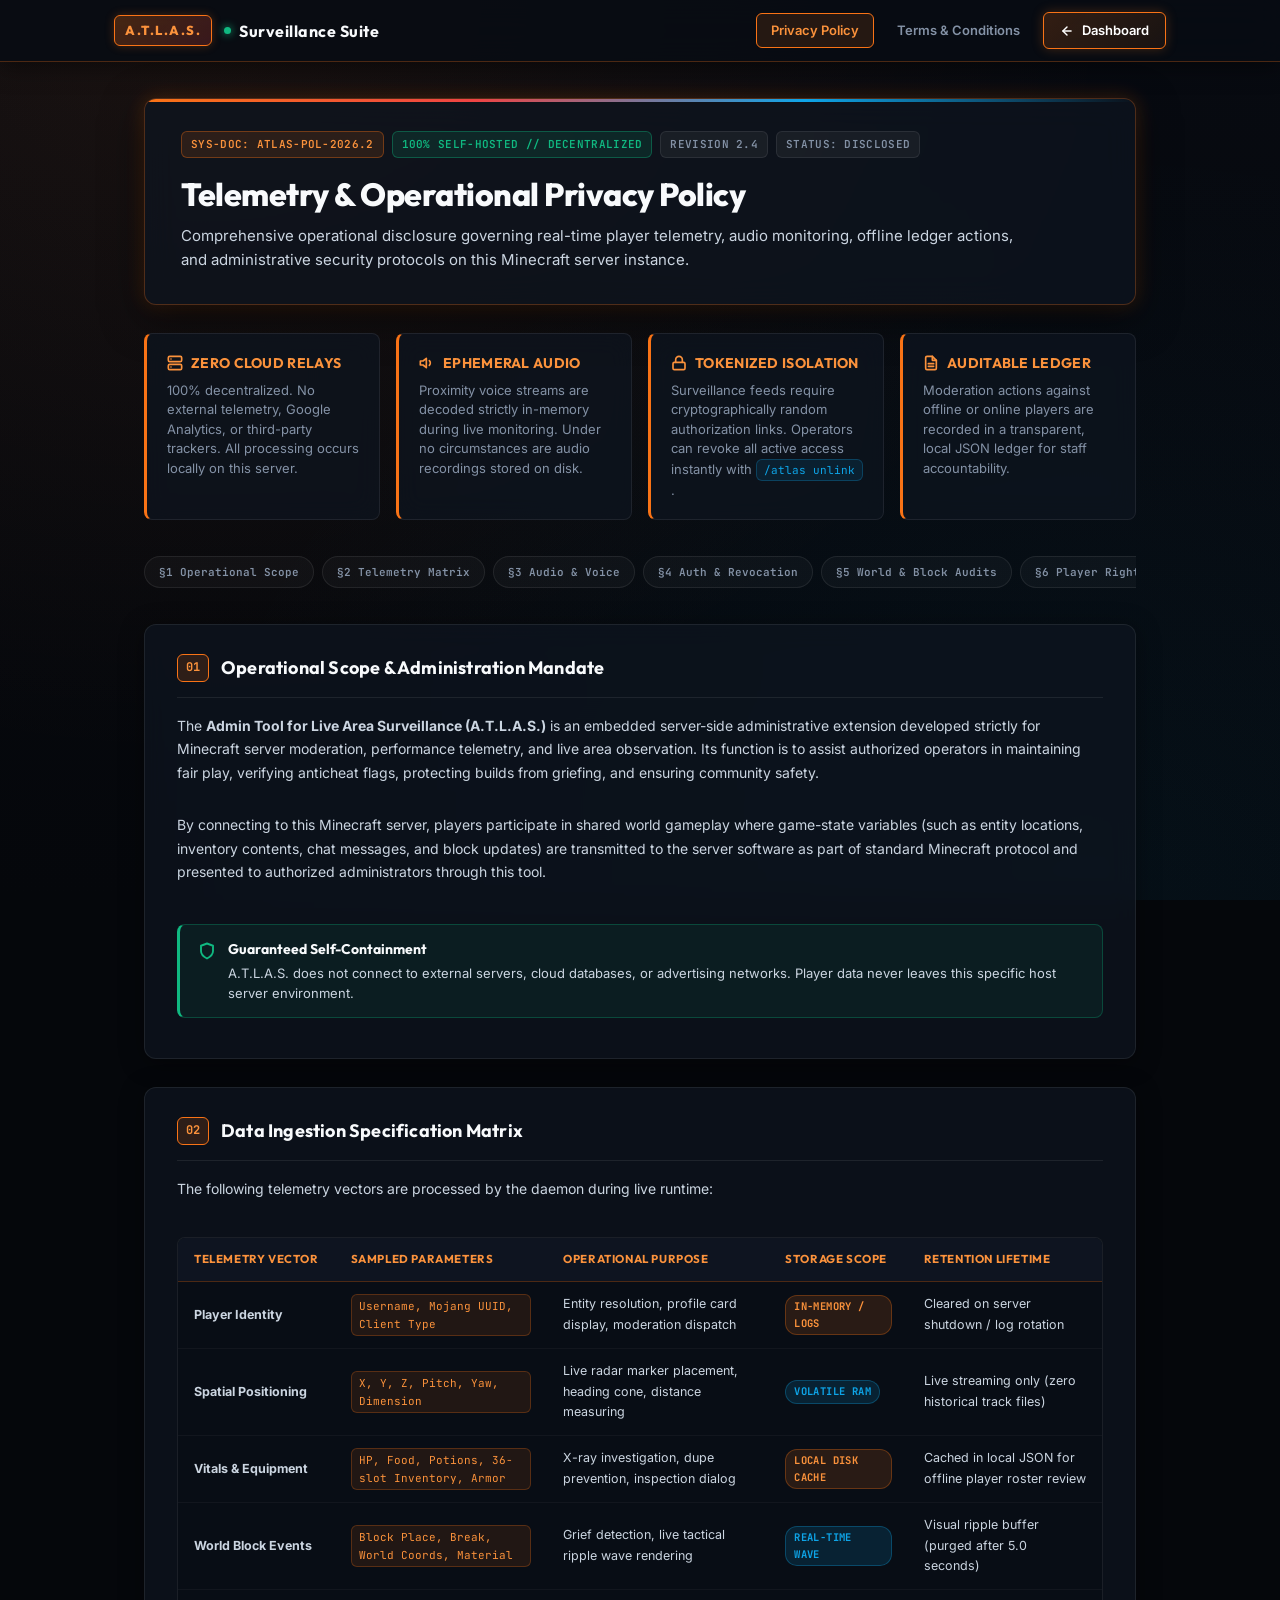
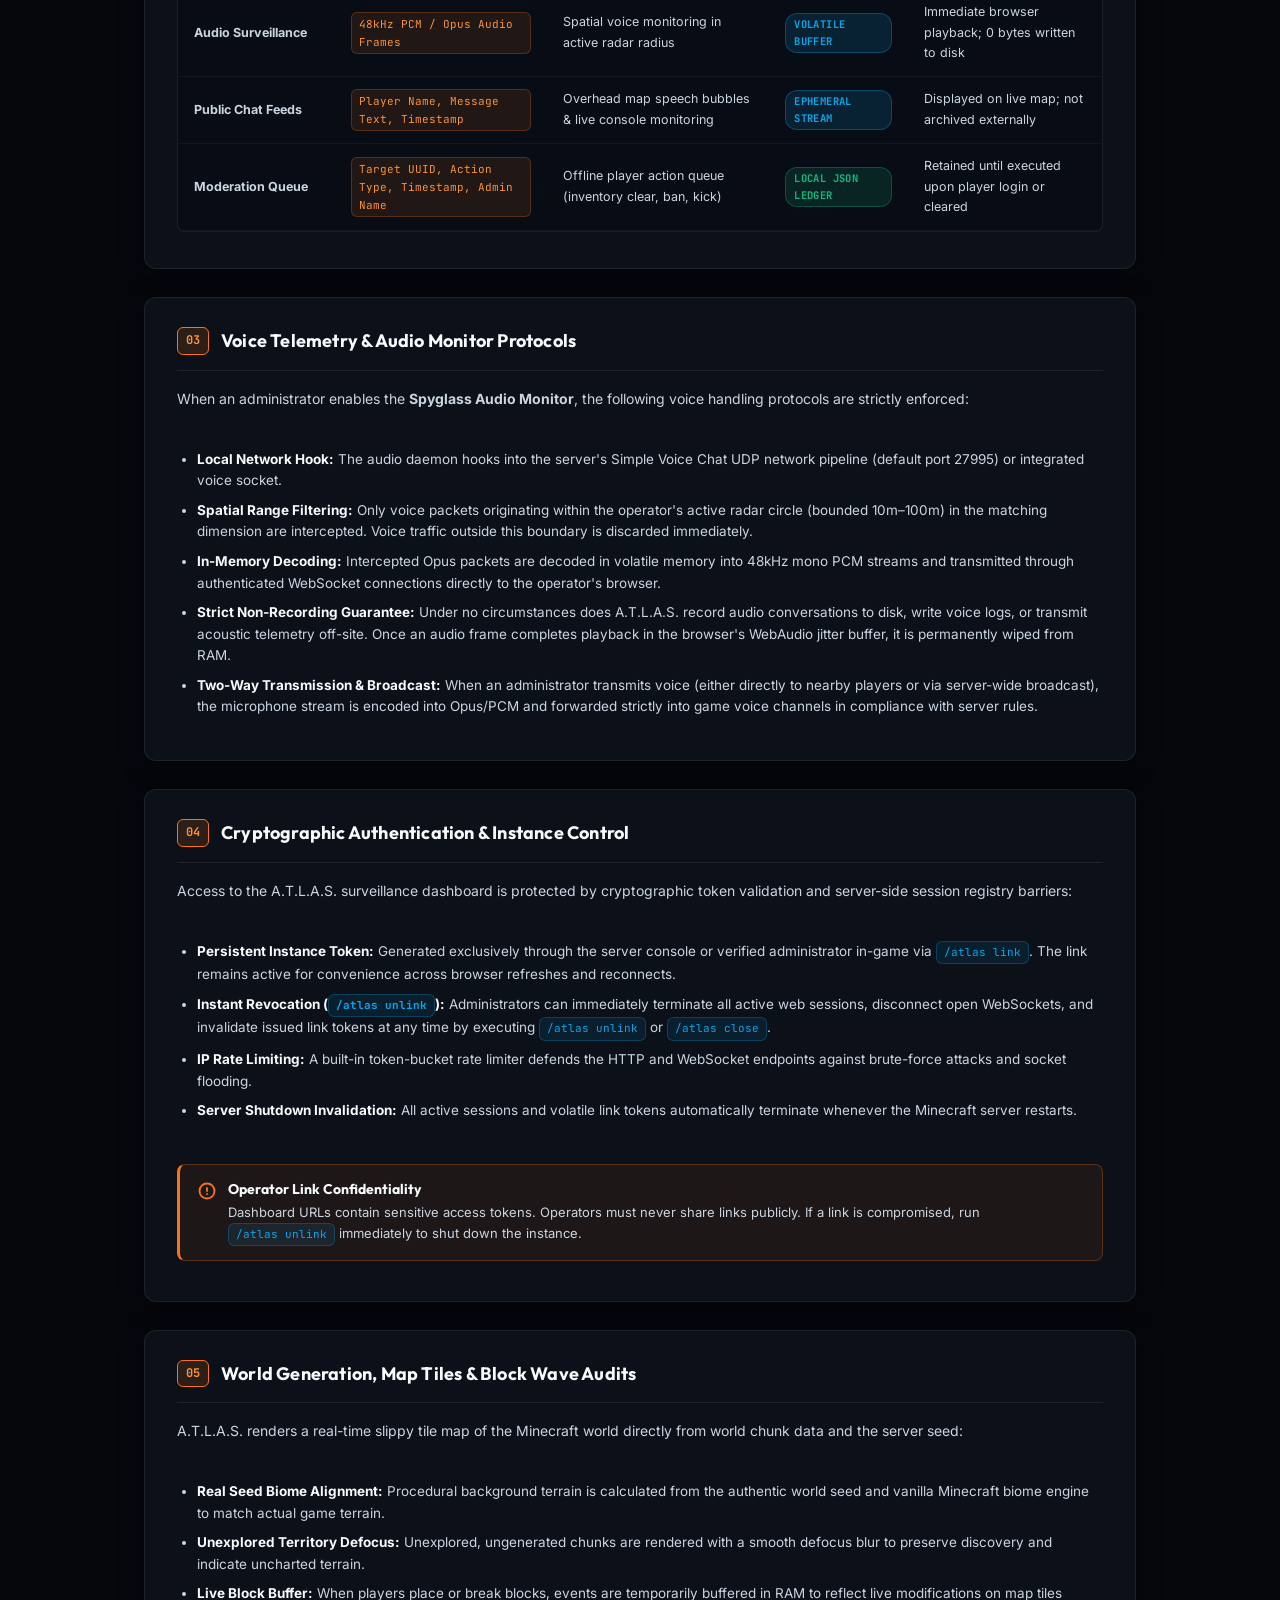
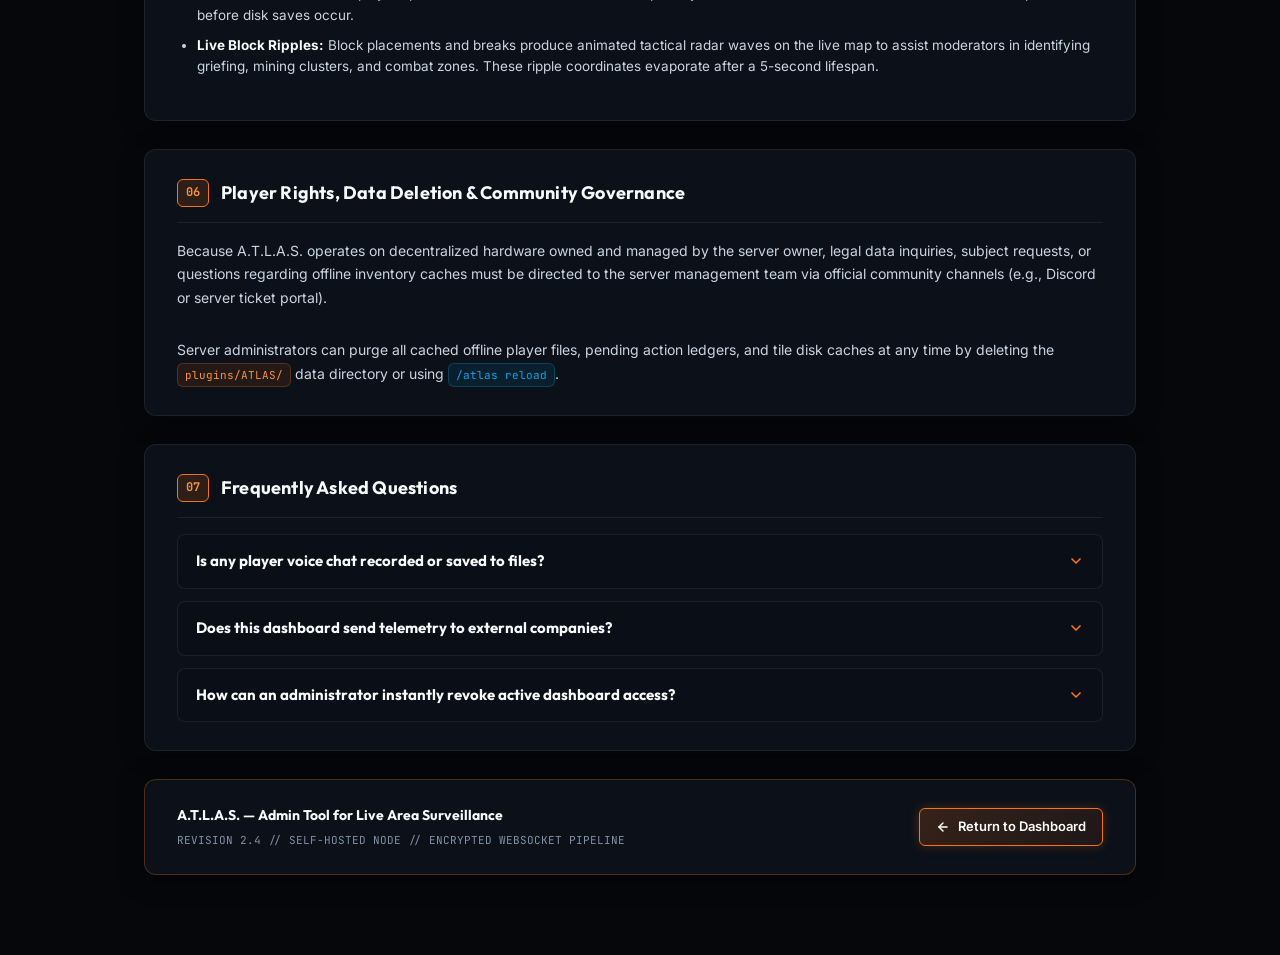
<file: src/main/resources/web/privacy.html>
<!DOCTYPE html>
<html lang="en">
<head>
    <meta charset="UTF-8">
    <meta name="viewport" content="width=device-width, initial-scale=1.0">
    <title>Privacy & Telemetry Disclosure — A.T.L.A.S. Surveillance Suite</title>
    <link rel="icon" type="image/x-icon" href="/favicon.ico">
    <link rel="preconnect" href="https://fonts.googleapis.com">
    <link rel="preconnect" href="https://fonts.gstatic.com" crossorigin>
    <link href="https://fonts.googleapis.com/css2?family=Inter:wght@300;400;500;600;700&family=JetBrains+Mono:wght@400;500;600;700&family=Outfit:wght@500;600;700;800&display=swap" rel="stylesheet">
    <style>
        :root {
            --bg-deep: #05070b;
            --bg-surface: #0a0e17;
            --bg-card: rgba(14, 20, 31, 0.75);
            --bg-card-hover: rgba(19, 27, 43, 0.85);
            --border-primary: rgba(249, 115, 22, 0.28);
            --border-subtle: rgba(255, 255, 255, 0.08);
            --border-glow: rgba(249, 115, 22, 0.45);
            --orange-primary: #f97316;
            --orange-light: #fb923c;
            --orange-glow: rgba(249, 115, 22, 0.25);
            --cyan-accent: #0ea5e9;
            --cyan-glow: rgba(14, 165, 233, 0.2);
            --emerald-accent: #10b981;
            --rose-accent: #f43f5e;
            --text-heading: #f8fafc;
            --text-body: #cbd5e1;
            --text-muted: #8492a6;
            --radius-lg: 12px;
            --radius-md: 8px;
            --radius-sm: 6px;
        }

        * {
            box-sizing: border-box;
            margin: 0;
            padding: 0;
        }

        html {
            scroll-behavior: smooth;
        }

        body {
            background-color: var(--bg-deep);
            background-image: 
                radial-gradient(ellipse at 15% 0%, rgba(249, 115, 22, 0.08) 0%, transparent 60%),
                radial-gradient(ellipse at 85% 100%, rgba(14, 165, 233, 0.06) 0%, transparent 60%),
                linear-gradient(180deg, rgba(10, 14, 23, 0.5) 0%, rgba(5, 7, 11, 0.95) 100%);
            background-attachment: fixed;
            color: var(--text-body);
            font-family: 'Inter', -apple-system, BlinkMacSystemFont, "Segoe UI", Roboto, sans-serif;
            line-height: 1.65;
            padding-bottom: 80px;
            min-height: 100vh;
        }

        /* Top Navigation Header */
        .header-nav {
            position: sticky;
            top: 0;
            z-index: 1000;
            background: rgba(8, 12, 19, 0.85);
            backdrop-filter: blur(16px);
            -webkit-backdrop-filter: blur(16px);
            border-bottom: 1px solid var(--border-primary);
            box-shadow: 0 4px 24px rgba(0, 0, 0, 0.5);
        }

        .nav-inner {
            max-width: 1100px;
            margin: 0 auto;
            padding: 12px 24px;
            display: flex;
            align-items: center;
            justify-content: space-between;
            gap: 16px;
            flex-wrap: wrap;
        }

        .brand-group {
            display: flex;
            align-items: center;
            gap: 12px;
            text-decoration: none;
        }

        .brand-badge {
            font-family: 'Outfit', sans-serif;
            font-size: 13px;
            font-weight: 800;
            letter-spacing: 1.5px;
            padding: 4px 10px;
            background: linear-gradient(135deg, rgba(249, 115, 22, 0.25), rgba(239, 68, 68, 0.2));
            color: var(--orange-light);
            border: 1px solid var(--orange-primary);
            border-radius: var(--radius-sm);
            box-shadow: 0 0 10px var(--orange-glow);
        }

        .brand-title {
            font-family: 'Outfit', sans-serif;
            font-size: 16px;
            font-weight: 700;
            color: var(--text-heading);
            letter-spacing: 0.5px;
            display: flex;
            align-items: center;
            gap: 8px;
        }

        .status-dot {
            width: 7px;
            height: 7px;
            border-radius: 50%;
            background: var(--emerald-accent);
            box-shadow: 0 0 8px var(--emerald-accent);
            animation: pulse-dot 2.5s infinite;
        }

        @keyframes pulse-dot {
            0%, 100% { opacity: 1; transform: scale(1); }
            50% { opacity: 0.4; transform: scale(0.85); }
        }

        .nav-links {
            display: flex;
            align-items: center;
            gap: 8px;
        }

        .nav-pill {
            display: inline-flex;
            align-items: center;
            gap: 6px;
            font-size: 13px;
            font-weight: 600;
            padding: 6px 14px;
            border-radius: var(--radius-sm);
            color: var(--text-muted);
            text-decoration: none;
            border: 1px solid transparent;
            transition: all 0.2s ease;
        }

        .nav-pill:hover {
            color: var(--text-heading);
            background: rgba(255, 255, 255, 0.04);
            border-color: var(--border-subtle);
        }

        .nav-pill.active {
            color: var(--orange-light);
            background: rgba(249, 115, 22, 0.12);
            border-color: var(--orange-primary);
        }

        .btn-dash {
            display: inline-flex;
            align-items: center;
            gap: 8px;
            font-family: 'Inter', sans-serif;
            font-size: 13px;
            font-weight: 600;
            padding: 7px 16px;
            border-radius: var(--radius-sm);
            background: linear-gradient(135deg, rgba(249, 115, 22, 0.18), rgba(249, 115, 22, 0.08));
            color: #ffffff;
            border: 1px solid var(--orange-primary);
            text-decoration: none;
            cursor: pointer;
            transition: all 0.2s ease;
            box-shadow: 0 0 12px var(--orange-glow);
        }

        .btn-dash:hover {
            background: var(--orange-primary);
            color: #05070b;
            transform: translateY(-1px);
            box-shadow: 0 4px 18px rgba(249, 115, 22, 0.45);
        }

        /* Container Layout */
        .main-container {
            max-width: 1040px;
            margin: 36px auto 0;
            padding: 0 24px;
            display: flex;
            flex-direction: column;
            gap: 28px;
        }

        /* Hero Document Header */
        .hero-card {
            background: var(--bg-card);
            backdrop-filter: blur(16px);
            border: 1px solid var(--border-primary);
            border-radius: var(--radius-lg);
            padding: 32px 36px;
            box-shadow: 0 12px 40px rgba(0, 0, 0, 0.6), 0 0 20px var(--orange-glow);
            position: relative;
            overflow: hidden;
        }

        .hero-card::before {
            content: "";
            position: absolute;
            top: 0;
            left: 0;
            right: 0;
            height: 3px;
            background: linear-gradient(90deg, var(--orange-primary), #ef4444, var(--cyan-accent), transparent);
        }

        .meta-strip {
            display: flex;
            align-items: center;
            gap: 8px;
            flex-wrap: wrap;
            margin-bottom: 16px;
        }

        .meta-badge {
            font-family: 'JetBrains Mono', monospace;
            font-size: 11px;
            font-weight: 600;
            padding: 3px 9px;
            border-radius: var(--radius-sm);
            background: rgba(255, 255, 255, 0.05);
            color: var(--text-muted);
            border: 1px solid var(--border-subtle);
            letter-spacing: 0.3px;
        }

        .meta-badge.highlight {
            background: rgba(249, 115, 22, 0.12);
            color: var(--orange-light);
            border-color: rgba(249, 115, 22, 0.35);
        }

        .meta-badge.security {
            background: rgba(16, 185, 129, 0.12);
            color: var(--emerald-accent);
            border-color: rgba(16, 185, 129, 0.35);
        }

        .hero-title {
            font-family: 'Outfit', sans-serif;
            font-size: 32px;
            font-weight: 800;
            color: var(--text-heading);
            letter-spacing: -0.5px;
            margin-bottom: 10px;
            line-height: 1.25;
        }

        .hero-desc {
            font-size: 15px;
            color: var(--text-body);
            max-width: 860px;
            line-height: 1.6;
        }

        /* Pillars Summary Strip */
        .pillars-grid {
            display: grid;
            grid-template-columns: repeat(auto-fit, minmax(230px, 1fr));
            gap: 16px;
        }

        .pillar-card {
            background: var(--bg-card);
            backdrop-filter: blur(12px);
            border: 1px solid var(--border-subtle);
            border-left: 3px solid var(--orange-primary);
            border-radius: var(--radius-md);
            padding: 18px 20px;
            display: flex;
            flex-direction: column;
            gap: 6px;
            transition: all 0.25s ease;
        }

        .pillar-card:hover {
            border-color: var(--border-primary);
            background: var(--bg-card-hover);
            transform: translateY(-2px);
            box-shadow: 0 6px 20px rgba(0, 0, 0, 0.4), 0 0 12px var(--orange-glow);
        }

        .pillar-header {
            display: flex;
            align-items: center;
            gap: 8px;
            color: var(--orange-light);
            font-family: 'Outfit', sans-serif;
            font-size: 14px;
            font-weight: 700;
            letter-spacing: 0.3px;
            text-transform: uppercase;
        }

        .pillar-desc {
            font-size: 13px;
            color: var(--text-muted);
            line-height: 1.5;
        }

        /* Quick-Jump Section Navigator */
        .quick-nav {
            display: flex;
            align-items: center;
            gap: 8px;
            overflow-x: auto;
            padding: 8px 0;
            scrollbar-width: none;
        }

        .quick-nav::-webkit-scrollbar {
            display: none;
        }

        .quick-nav-pill {
            white-space: nowrap;
            font-family: 'JetBrains Mono', monospace;
            font-size: 11px;
            font-weight: 600;
            padding: 6px 14px;
            border-radius: 20px;
            background: rgba(255, 255, 255, 0.03);
            color: var(--text-muted);
            border: 1px solid var(--border-subtle);
            text-decoration: none;
            transition: all 0.2s ease;
        }

        .quick-nav-pill:hover {
            color: var(--text-heading);
            background: rgba(249, 115, 22, 0.1);
            border-color: var(--orange-primary);
        }

        /* Content Sections */
        .content-card {
            background: var(--bg-card);
            backdrop-filter: blur(12px);
            border: 1px solid var(--border-subtle);
            border-radius: var(--radius-lg);
            padding: 28px 32px;
            box-shadow: 0 4px 24px rgba(0, 0, 0, 0.4);
            display: flex;
            flex-direction: column;
            gap: 16px;
            transition: border-color 0.2s ease;
        }

        .content-card:hover {
            border-color: rgba(249, 115, 22, 0.22);
        }

        .card-header-bar {
            display: flex;
            align-items: center;
            gap: 12px;
            padding-bottom: 14px;
            border-bottom: 1px solid var(--border-subtle);
        }

        .section-num {
            font-family: 'JetBrains Mono', monospace;
            font-size: 12px;
            font-weight: 700;
            padding: 3px 8px;
            border-radius: var(--radius-sm);
            background: rgba(249, 115, 22, 0.15);
            color: var(--orange-light);
            border: 1px solid var(--orange-primary);
        }

        .section-title {
            font-family: 'Outfit', sans-serif;
            font-size: 18px;
            font-weight: 700;
            color: var(--text-heading);
            letter-spacing: 0.2px;
        }

        .prose p {
            font-size: 14px;
            color: var(--text-body);
            line-height: 1.7;
            margin-bottom: 12px;
        }

        .prose p:last-child {
            margin-bottom: 0;
        }

        .prose ul {
            padding-left: 20px;
            margin: 10px 0 14px;
            display: flex;
            flex-direction: column;
            gap: 8px;
        }

        .prose li {
            font-size: 13.5px;
            color: var(--text-body);
            line-height: 1.6;
        }

        .prose li strong {
            color: var(--text-heading);
        }

        /* Callout Box */
        .callout {
            background: rgba(14, 165, 233, 0.08);
            border: 1px solid rgba(14, 165, 233, 0.25);
            border-left: 3px solid var(--cyan-accent);
            border-radius: var(--radius-md);
            padding: 14px 18px;
            margin: 12px 0;
            display: flex;
            gap: 12px;
            align-items: flex-start;
        }

        .callout.warning {
            background: rgba(249, 115, 22, 0.08);
            border-color: rgba(249, 115, 22, 0.28);
            border-left-color: var(--orange-primary);
        }

        .callout.security {
            background: rgba(16, 185, 129, 0.08);
            border-color: rgba(16, 185, 129, 0.28);
            border-left-color: var(--emerald-accent);
        }

        .callout-icon {
            flex-shrink: 0;
            margin-top: 2px;
        }

        .callout-body {
            font-size: 13px;
            color: var(--text-body);
            line-height: 1.55;
        }

        .callout-title {
            font-family: 'Outfit', sans-serif;
            font-size: 14px;
            font-weight: 700;
            color: var(--text-heading);
            margin-bottom: 2px;
        }

        /* Telemetry Data Matrix Table */
        .table-responsive {
            overflow-x: auto;
            border: 1px solid var(--border-subtle);
            border-radius: var(--radius-md);
            background: rgba(8, 12, 19, 0.6);
            margin: 8px 0;
        }

        .telemetry-table {
            width: 100%;
            border-collapse: collapse;
            font-size: 12.5px;
            text-align: left;
        }

        .telemetry-table th {
            background: rgba(15, 22, 34, 0.9);
            color: var(--orange-light);
            font-family: 'Outfit', sans-serif;
            font-weight: 700;
            padding: 12px 16px;
            border-bottom: 1px solid var(--border-primary);
            text-transform: uppercase;
            letter-spacing: 0.6px;
            font-size: 11.5px;
            white-space: nowrap;
        }

        .telemetry-table td {
            padding: 12px 16px;
            border-bottom: 1px solid rgba(255, 255, 255, 0.04);
            color: var(--text-body);
            vertical-align: middle;
        }

        .telemetry-table tr:hover td {
            background: rgba(249, 115, 22, 0.04);
        }

        .code-tag {
            font-family: 'JetBrains Mono', monospace;
            font-size: 11px;
            color: var(--orange-light);
            background: rgba(249, 115, 22, 0.1);
            padding: 2px 7px;
            border-radius: var(--radius-sm);
            border: 1px solid rgba(249, 115, 22, 0.25);
            display: inline-block;
        }

        .code-tag.cmd {
            color: var(--cyan-accent);
            background: rgba(14, 165, 233, 0.1);
            border-color: rgba(14, 165, 233, 0.25);
        }

        .status-badge {
            font-family: 'JetBrains Mono', monospace;
            font-size: 10.5px;
            font-weight: 700;
            padding: 2px 8px;
            border-radius: 12px;
            display: inline-block;
            text-transform: uppercase;
            letter-spacing: 0.4px;
        }

        .status-ephemeral { background: rgba(14, 165, 233, 0.14); color: var(--cyan-accent); border: 1px solid rgba(14, 165, 233, 0.3); }
        .status-session { background: rgba(249, 115, 22, 0.14); color: var(--orange-light); border: 1px solid rgba(249, 115, 22, 0.3); }
        .status-audit { background: rgba(16, 185, 129, 0.14); color: var(--emerald-accent); border: 1px solid rgba(16, 185, 129, 0.3); }

        /* FAQ Accordion */
        .faq-grid {
            display: flex;
            flex-direction: column;
            gap: 12px;
        }

        .faq-item {
            background: rgba(10, 14, 23, 0.6);
            border: 1px solid var(--border-subtle);
            border-radius: var(--radius-md);
            overflow: hidden;
            transition: all 0.2s ease;
        }

        .faq-item:hover {
            border-color: var(--border-primary);
        }

        .faq-question {
            padding: 14px 18px;
            font-family: 'Outfit', sans-serif;
            font-size: 15px;
            font-weight: 700;
            color: var(--text-heading);
            cursor: pointer;
            display: flex;
            align-items: center;
            justify-content: space-between;
            gap: 12px;
            user-select: none;
        }

        .faq-arrow {
            transition: transform 0.2s ease;
            color: var(--orange-primary);
        }

        .faq-item.open .faq-arrow {
            transform: rotate(180deg);
        }

        .faq-answer {
            padding: 0 18px 16px;
            font-size: 13.5px;
            color: var(--text-body);
            line-height: 1.6;
            display: none;
        }

        .faq-item.open .faq-answer {
            display: block;
        }

        /* Footer */
        .footer-card {
            background: var(--bg-card);
            backdrop-filter: blur(12px);
            border: 1px solid var(--border-primary);
            border-radius: var(--radius-lg);
            padding: 24px 32px;
            display: flex;
            align-items: center;
            justify-content: space-between;
            flex-wrap: wrap;
            gap: 20px;
            box-shadow: 0 4px 24px rgba(0, 0, 0, 0.5);
        }

        .footer-meta {
            display: flex;
            flex-direction: column;
            gap: 4px;
        }

        .footer-title {
            font-family: 'Outfit', sans-serif;
            font-size: 14px;
            font-weight: 700;
            color: var(--text-heading);
        }

        .footer-sub {
            font-family: 'JetBrains Mono', monospace;
            font-size: 11px;
            color: var(--text-muted);
        }

        @media (max-width: 768px) {
            .hero-card { padding: 24px 20px; }
            .hero-title { font-size: 24px; }
            .content-card { padding: 20px 18px; }
            .nav-inner { padding: 12px 16px; }
            .main-container { padding: 0 16px; }
        }
    </style>
</head>
<body>

    <!-- Tactical Top Bar -->
    <nav class="header-nav">
        <div class="nav-inner">
            <a href="/" class="brand-group" id="brand-link">
                <span class="brand-badge">A.T.L.A.S.</span>
                <span class="brand-title">
                    <span class="status-dot"></span>
                    Surveillance Suite
                </span>
            </a>
            <div class="nav-links">
                <a href="/privacy.html" class="nav-pill active">Privacy Policy</a>
                <a href="/terms.html" class="nav-pill" id="terms-link">Terms & Conditions</a>
                <a href="/" class="btn-dash" id="dash-btn">
                    <svg width="14" height="14" viewBox="0 0 24 24" fill="none" stroke="currentColor" stroke-width="2.5" stroke-linecap="round" stroke-linejoin="round">
                        <line x1="19" y1="12" x2="5" y2="12"></line>
                        <polyline points="12 19 5 12 12 5"></polyline>
                    </svg>
                    Dashboard
                </a>
            </div>
        </div>
    </nav>

    <!-- Main Container -->
    <main class="main-container">

        <!-- Hero Document Header -->
        <header class="hero-card">
            <div class="meta-strip">
                <span class="meta-badge highlight">SYS-DOC: ATLAS-POL-2026.2</span>
                <span class="meta-badge security">100% SELF-HOSTED // DECENTRALIZED</span>
                <span class="meta-badge">REVISION 2.4</span>
                <span class="meta-badge">STATUS: DISCLOSED</span>
            </div>
            <h1 class="hero-title">Telemetry & Operational Privacy Policy</h1>
            <p class="hero-desc">
                Comprehensive operational disclosure governing real-time player telemetry, audio monitoring, offline ledger actions, and administrative security protocols on this Minecraft server instance.
            </p>
        </header>

        <!-- Core Architectural Pillars -->
        <section class="pillars-grid">
            <div class="pillar-card">
                <div class="pillar-header">
                    <svg width="16" height="16" viewBox="0 0 24 24" fill="none" stroke="currentColor" stroke-width="2.5" stroke-linecap="round" stroke-linejoin="round">
                        <rect x="2" y="2" width="20" height="8" rx="2" ry="2"></rect>
                        <rect x="2" y="14" width="20" height="8" rx="2" ry="2"></rect>
                        <line x1="6" y1="6" x2="6.01" y2="6"></line>
                        <line x1="6" y1="18" x2="6.01" y2="18"></line>
                    </svg>
                    Zero Cloud Relays
                </div>
                <p class="pillar-desc">
                    100% decentralized. No external telemetry, Google Analytics, or third-party trackers. All processing occurs locally on this server.
                </p>
            </div>

            <div class="pillar-card">
                <div class="pillar-header">
                    <svg width="16" height="16" viewBox="0 0 24 24" fill="none" stroke="currentColor" stroke-width="2.5" stroke-linecap="round" stroke-linejoin="round">
                        <polygon points="11 5 6 9 2 9 2 15 6 15 11 19 11 5"></polygon>
                        <path d="M15.54 8.46a5 5 0 0 1 0 7.07"></path>
                    </svg>
                    Ephemeral Audio
                </div>
                <p class="pillar-desc">
                    Proximity voice streams are decoded strictly in-memory during live monitoring. Under no circumstances are audio recordings stored on disk.
                </p>
            </div>

            <div class="pillar-card">
                <div class="pillar-header">
                    <svg width="16" height="16" viewBox="0 0 24 24" fill="none" stroke="currentColor" stroke-width="2.5" stroke-linecap="round" stroke-linejoin="round">
                        <rect x="3" y="11" width="18" height="11" rx="2" ry="2"></rect>
                        <path d="M7 11V7a5 5 0 0 1 10 0v4"></path>
                    </svg>
                    Tokenized Isolation
                </div>
                <p class="pillar-desc">
                    Surveillance feeds require cryptographically random authorization links. Operators can revoke all active access instantly with <span class="code-tag cmd">/atlas unlink</span>.
                </p>
            </div>

            <div class="pillar-card">
                <div class="pillar-header">
                    <svg width="16" height="16" viewBox="0 0 24 24" fill="none" stroke="currentColor" stroke-width="2.5" stroke-linecap="round" stroke-linejoin="round">
                        <path d="M14 2H6a2 2 0 0 0-2 2v16a2 2 0 0 0 2 2h12a2 2 0 0 0 2-2V8z"></path>
                        <polyline points="14 2 14 8 20 8"></polyline>
                        <line x1="16" y1="13" x2="8" y2="13"></line>
                        <line x1="16" y1="17" x2="8" y2="17"></line>
                    </svg>
                    Auditable Ledger
                </div>
                <p class="pillar-desc">
                    Moderation actions against offline or online players are recorded in a transparent, local JSON ledger for staff accountability.
                </p>
            </div>
        </section>

        <!-- Quick Jump Bar -->
        <nav class="quick-nav">
            <a href="#sec-scope" class="quick-nav-pill">§1 Operational Scope</a>
            <a href="#sec-matrix" class="quick-nav-pill">§2 Telemetry Matrix</a>
            <a href="#sec-voice" class="quick-nav-pill">§3 Audio & Voice</a>
            <a href="#sec-auth" class="quick-nav-pill">§4 Auth & Revocation</a>
            <a href="#sec-world" class="quick-nav-pill">§5 World & Block Audits</a>
            <a href="#sec-rights" class="quick-nav-pill">§6 Player Rights</a>
            <a href="#sec-faq" class="quick-nav-pill">§7 FAQ</a>
        </nav>

        <!-- Section 1: Operational Mandate -->
        <section class="content-card prose" id="sec-scope">
            <div class="card-header-bar">
                <span class="section-num">01</span>
                <h2 class="section-title">Operational Scope & Administration Mandate</h2>
            </div>
            <p>
                The <strong>Admin Tool for Live Area Surveillance (A.T.L.A.S.)</strong> is an embedded server-side administrative extension developed strictly for Minecraft server moderation, performance telemetry, and live area observation. Its function is to assist authorized operators in maintaining fair play, verifying anticheat flags, protecting builds from griefing, and ensuring community safety.
            </p>
            <p>
                By connecting to this Minecraft server, players participate in shared world gameplay where game-state variables (such as entity locations, inventory contents, chat messages, and block updates) are transmitted to the server software as part of standard Minecraft protocol and presented to authorized administrators through this tool.
            </p>
            <div class="callout security">
                <div class="callout-icon">
                    <svg width="18" height="18" viewBox="0 0 24 24" fill="none" stroke="#10b981" stroke-width="2.5" stroke-linecap="round" stroke-linejoin="round">
                        <path d="M12 22s8-4 8-10V5l-8-3-8 3v7c0 6 8 10 8 10z"></path>
                    </svg>
                </div>
                <div class="callout-body">
                    <div class="callout-title">Guaranteed Self-Containment</div>
                    A.T.L.A.S. does not connect to external servers, cloud databases, or advertising networks. Player data never leaves this specific host server environment.
                </div>
            </div>
        </section>

        <!-- Section 2: Ingested Telemetry Matrix -->
        <section class="content-card prose" id="sec-matrix">
            <div class="card-header-bar">
                <span class="section-num">02</span>
                <h2 class="section-title">Data Ingestion Specification Matrix</h2>
            </div>
            <p>
                The following telemetry vectors are processed by the daemon during live runtime:
            </p>

            <div class="table-responsive">
                <table class="telemetry-table">
                    <thead>
                        <tr>
                            <th>Telemetry Vector</th>
                            <th>Sampled Parameters</th>
                            <th>Operational Purpose</th>
                            <th>Storage Scope</th>
                            <th>Retention Lifetime</th>
                        </tr>
                    </thead>
                    <tbody>
                        <tr>
                            <td><strong>Player Identity</strong></td>
                            <td><span class="code-tag">Username, Mojang UUID, Client Type</span></td>
                            <td>Entity resolution, profile card display, moderation dispatch</td>
                            <td><span class="status-badge status-session">In-Memory / Logs</span></td>
                            <td>Cleared on server shutdown / log rotation</td>
                        </tr>
                        <tr>
                            <td><strong>Spatial Positioning</strong></td>
                            <td><span class="code-tag">X, Y, Z, Pitch, Yaw, Dimension</span></td>
                            <td>Live radar marker placement, heading cone, distance measuring</td>
                            <td><span class="status-badge status-ephemeral">Volatile RAM</span></td>
                            <td>Live streaming only (zero historical track files)</td>
                        </tr>
                        <tr>
                            <td><strong>Vitals & Equipment</strong></td>
                            <td><span class="code-tag">HP, Food, Potions, 36-slot Inventory, Armor</span></td>
                            <td>X-ray investigation, dupe prevention, inspection dialog</td>
                            <td><span class="status-badge status-session">Local Disk Cache</span></td>
                            <td>Cached in local JSON for offline player roster review</td>
                        </tr>
                        <tr>
                            <td><strong>World Block Events</strong></td>
                            <td><span class="code-tag">Block Place, Break, World Coords, Material</span></td>
                            <td>Grief detection, live tactical ripple wave rendering</td>
                            <td><span class="status-badge status-ephemeral">Real-Time Wave</span></td>
                            <td>Visual ripple buffer (purged after 5.0 seconds)</td>
                        </tr>
                        <tr>
                            <td><strong>Audio Surveillance</strong></td>
                            <td><span class="code-tag">48kHz PCM / Opus Audio Frames</span></td>
                            <td>Spatial voice monitoring in active radar radius</td>
                            <td><span class="status-badge status-ephemeral">Volatile Buffer</span></td>
                            <td>Immediate browser playback; 0 bytes written to disk</td>
                        </tr>
                        <tr>
                            <td><strong>Public Chat Feeds</strong></td>
                            <td><span class="code-tag">Player Name, Message Text, Timestamp</span></td>
                            <td>Overhead map speech bubbles & live console monitoring</td>
                            <td><span class="status-badge status-ephemeral">Ephemeral Stream</span></td>
                            <td>Displayed on live map; not archived externally</td>
                        </tr>
                        <tr>
                            <td><strong>Moderation Queue</strong></td>
                            <td><span class="code-tag">Target UUID, Action Type, Timestamp, Admin Name</span></td>
                            <td>Offline player action queue (inventory clear, ban, kick)</td>
                            <td><span class="status-badge status-audit">Local JSON Ledger</span></td>
                            <td>Retained until executed upon player login or cleared</td>
                        </tr>
                    </tbody>
                </table>
            </div>
        </section>

        <!-- Section 3: Audio Surveillance & Spyglass Protocols -->
        <section class="content-card prose" id="sec-voice">
            <div class="card-header-bar">
                <span class="section-num">03</span>
                <h2 class="section-title">Voice Telemetry & Audio Monitor Protocols</h2>
            </div>
            <p>
                When an administrator enables the <strong>Spyglass Audio Monitor</strong>, the following voice handling protocols are strictly enforced:
            </p>
            <ul>
                <li><strong>Local Network Hook:</strong> The audio daemon hooks into the server's Simple Voice Chat UDP network pipeline (default port 27995) or integrated voice socket.</li>
                <li><strong>Spatial Range Filtering:</strong> Only voice packets originating within the operator's active radar circle (bounded 10m–100m) in the matching dimension are intercepted. Voice traffic outside this boundary is discarded immediately.</li>
                <li><strong>In-Memory Decoding:</strong> Intercepted Opus packets are decoded in volatile memory into 48kHz mono PCM streams and transmitted through authenticated WebSocket connections directly to the operator's browser.</li>
                <li><strong>Strict Non-Recording Guarantee:</strong> Under no circumstances does A.T.L.A.S. record audio conversations to disk, write voice logs, or transmit acoustic telemetry off-site. Once an audio frame completes playback in the browser's WebAudio jitter buffer, it is permanently wiped from RAM.</li>
                <li><strong>Two-Way Transmission & Broadcast:</strong> When an administrator transmits voice (either directly to nearby players or via server-wide broadcast), the microphone stream is encoded into Opus/PCM and forwarded strictly into game voice channels in compliance with server rules.</li>
            </ul>
        </section>

        <!-- Section 4: Security, Tokens & Revocation -->
        <section class="content-card prose" id="sec-auth">
            <div class="card-header-bar">
                <span class="section-num">04</span>
                <h2 class="section-title">Cryptographic Authentication & Instance Control</h2>
            </div>
            <p>
                Access to the A.T.L.A.S. surveillance dashboard is protected by cryptographic token validation and server-side session registry barriers:
            </p>
            <ul>
                <li><strong>Persistent Instance Token:</strong> Generated exclusively through the server console or verified administrator in-game via <span class="code-tag cmd">/atlas link</span>. The link remains active for convenience across browser refreshes and reconnects.</li>
                <li><strong>Instant Revocation (<span class="code-tag cmd">/atlas unlink</span>):</strong> Administrators can immediately terminate all active web sessions, disconnect open WebSockets, and invalidate issued link tokens at any time by executing <span class="code-tag cmd">/atlas unlink</span> or <span class="code-tag cmd">/atlas close</span>.</li>
                <li><strong>IP Rate Limiting:</strong> A built-in token-bucket rate limiter defends the HTTP and WebSocket endpoints against brute-force attacks and socket flooding.</li>
                <li><strong>Server Shutdown Invalidation:</strong> All active sessions and volatile link tokens automatically terminate whenever the Minecraft server restarts.</li>
            </ul>

            <div class="callout warning">
                <div class="callout-icon">
                    <svg width="18" height="18" viewBox="0 0 24 24" fill="none" stroke="#f97316" stroke-width="2.5" stroke-linecap="round" stroke-linejoin="round">
                        <circle cx="12" cy="12" r="10"></circle>
                        <line x1="12" y1="8" x2="12" y2="12"></line>
                        <line x1="12" y1="16" x2="12.01" y2="16"></line>
                    </svg>
                </div>
                <div class="callout-body">
                    <div class="callout-title">Operator Link Confidentiality</div>
                    Dashboard URLs contain sensitive access tokens. Operators must never share links publicly. If a link is compromised, run <span class="code-tag cmd">/atlas unlink</span> immediately to shut down the instance.
                </div>
            </div>
        </section>

        <!-- Section 5: World & Block Audits -->
        <section class="content-card prose" id="sec-world">
            <div class="card-header-bar">
                <span class="section-num">05</span>
                <h2 class="section-title">World Generation, Map Tiles & Block Wave Audits</h2>
            </div>
            <p>
                A.T.L.A.S. renders a real-time slippy tile map of the Minecraft world directly from world chunk data and the server seed:
            </p>
            <ul>
                <li><strong>Real Seed Biome Alignment:</strong> Procedural background terrain is calculated from the authentic world seed and vanilla Minecraft biome engine to match actual game terrain.</li>
                <li><strong>Unexplored Territory Defocus:</strong> Unexplored, ungenerated chunks are rendered with a smooth defocus blur to preserve discovery and indicate uncharted terrain.</li>
                <li><strong>Live Block Buffer:</strong> When players place or break blocks, events are temporarily buffered in RAM to reflect live modifications on map tiles before disk saves occur.</li>
                <li><strong>Live Block Ripples:</strong> Block placements and breaks produce animated tactical radar waves on the live map to assist moderators in identifying griefing, mining clusters, and combat zones. These ripple coordinates evaporate after a 5-second lifespan.</li>
            </ul>
        </section>

        <!-- Section 6: Player Rights & Governance -->
        <section class="content-card prose" id="sec-rights">
            <div class="card-header-bar">
                <span class="section-num">06</span>
                <h2 class="section-title">Player Rights, Data Deletion & Community Governance</h2>
            </div>
            <p>
                Because A.T.L.A.S. operates on decentralized hardware owned and managed by the server owner, legal data inquiries, subject requests, or questions regarding offline inventory caches must be directed to the server management team via official community channels (e.g., Discord or server ticket portal).
            </p>
            <p>
                Server administrators can purge all cached offline player files, pending action ledgers, and tile disk caches at any time by deleting the <span class="code-tag">plugins/ATLAS/</span> data directory or using <span class="code-tag cmd">/atlas reload</span>.
            </p>
        </section>

        <!-- Section 7: FAQ -->
        <section class="content-card prose" id="sec-faq">
            <div class="card-header-bar">
                <span class="section-num">07</span>
                <h2 class="section-title">Frequently Asked Questions</h2>
            </div>
            <div class="faq-grid">
                <div class="faq-item">
                    <div class="faq-question">
                        Is any player voice chat recorded or saved to files?
                        <svg class="faq-arrow" width="16" height="16" viewBox="0 0 24 24" fill="none" stroke="currentColor" stroke-width="2.5" stroke-linecap="round" stroke-linejoin="round"><polyline points="6 9 12 15 18 9"></polyline></svg>
                    </div>
                    <div class="faq-answer">
                        No. Audio packets are processed solely in volatile memory for live spatial monitoring within the operator's active radar radius. Once played through the browser audio engine, packets are purged immediately. No MP3, WAV, or Opus files are ever written to the disk.
                    </div>
                </div>

                <div class="faq-item">
                    <div class="faq-question">
                        Does this dashboard send telemetry to external companies?
                        <svg class="faq-arrow" width="16" height="16" viewBox="0 0 24 24" fill="none" stroke="currentColor" stroke-width="2.5" stroke-linecap="round" stroke-linejoin="round"><polyline points="6 9 12 15 18 9"></polyline></svg>
                    </div>
                    <div class="faq-answer">
                        No. A.T.L.A.S. is 100% self-hosted and self-contained within this Minecraft server. All WebSockets, HTTP tile servers, and telemetry daemons communicate directly between your server and the authenticated browser.
                    </div>
                </div>

                <div class="faq-item">
                    <div class="faq-question">
                        How can an administrator instantly revoke active dashboard access?
                        <svg class="faq-arrow" width="16" height="16" viewBox="0 0 24 24" fill="none" stroke="currentColor" stroke-width="2.5" stroke-linecap="round" stroke-linejoin="round"><polyline points="6 9 12 15 18 9"></polyline></svg>
                    </div>
                    <div class="faq-answer">
                        Run <span class="code-tag cmd">/atlas unlink</span> (or <span class="code-tag cmd">/atlas close</span>) in the server console or in-game. This immediately invalidates all issued link tokens, clears active sessions, and disconnects all connected web dashboards.
                    </div>
                </div>
            </div>
        </section>

        <!-- Document Footer -->
        <footer class="footer-card">
            <div class="footer-meta">
                <div class="footer-title">A.T.L.A.S. — Admin Tool for Live Area Surveillance</div>
                <div class="footer-sub">REVISION 2.4 // SELF-HOSTED NODE // ENCRYPTED WEBSOCKET PIPELINE</div>
            </div>
            <a href="/" class="btn-dash" id="footer-dash-btn">
                <svg width="14" height="14" viewBox="0 0 24 24" fill="none" stroke="currentColor" stroke-width="2.5" stroke-linecap="round" stroke-linejoin="round">
                    <line x1="19" y1="12" x2="5" y2="12"></line>
                    <polyline points="12 19 5 12 12 5"></polyline>
                </svg>
                Return to Dashboard
            </a>
        </footer>

    </main>

    <script>
        // Preserve access token across navigation if present in URL
        const params = new URLSearchParams(window.location.search);
        const token = params.get("token");
        if (token) {
            const query = `?token=${encodeURIComponent(token)}`;
            ["dash-btn", "footer-dash-btn", "brand-link"].forEach(id => {
                const el = document.getElementById(id);
                if (el) el.href = `/${query}`;
            });
            const termsLink = document.getElementById("terms-link");
            if (termsLink) termsLink.href = `/terms.html${query}`;
        }

        // Interactive FAQ Accordions
        document.querySelectorAll(".faq-question").forEach(q => {
            q.addEventListener("click", () => {
                const item = q.closest(".faq-item");
                item.classList.toggle("open");
            });
        });
    </script>
</body>
</html>
</file>
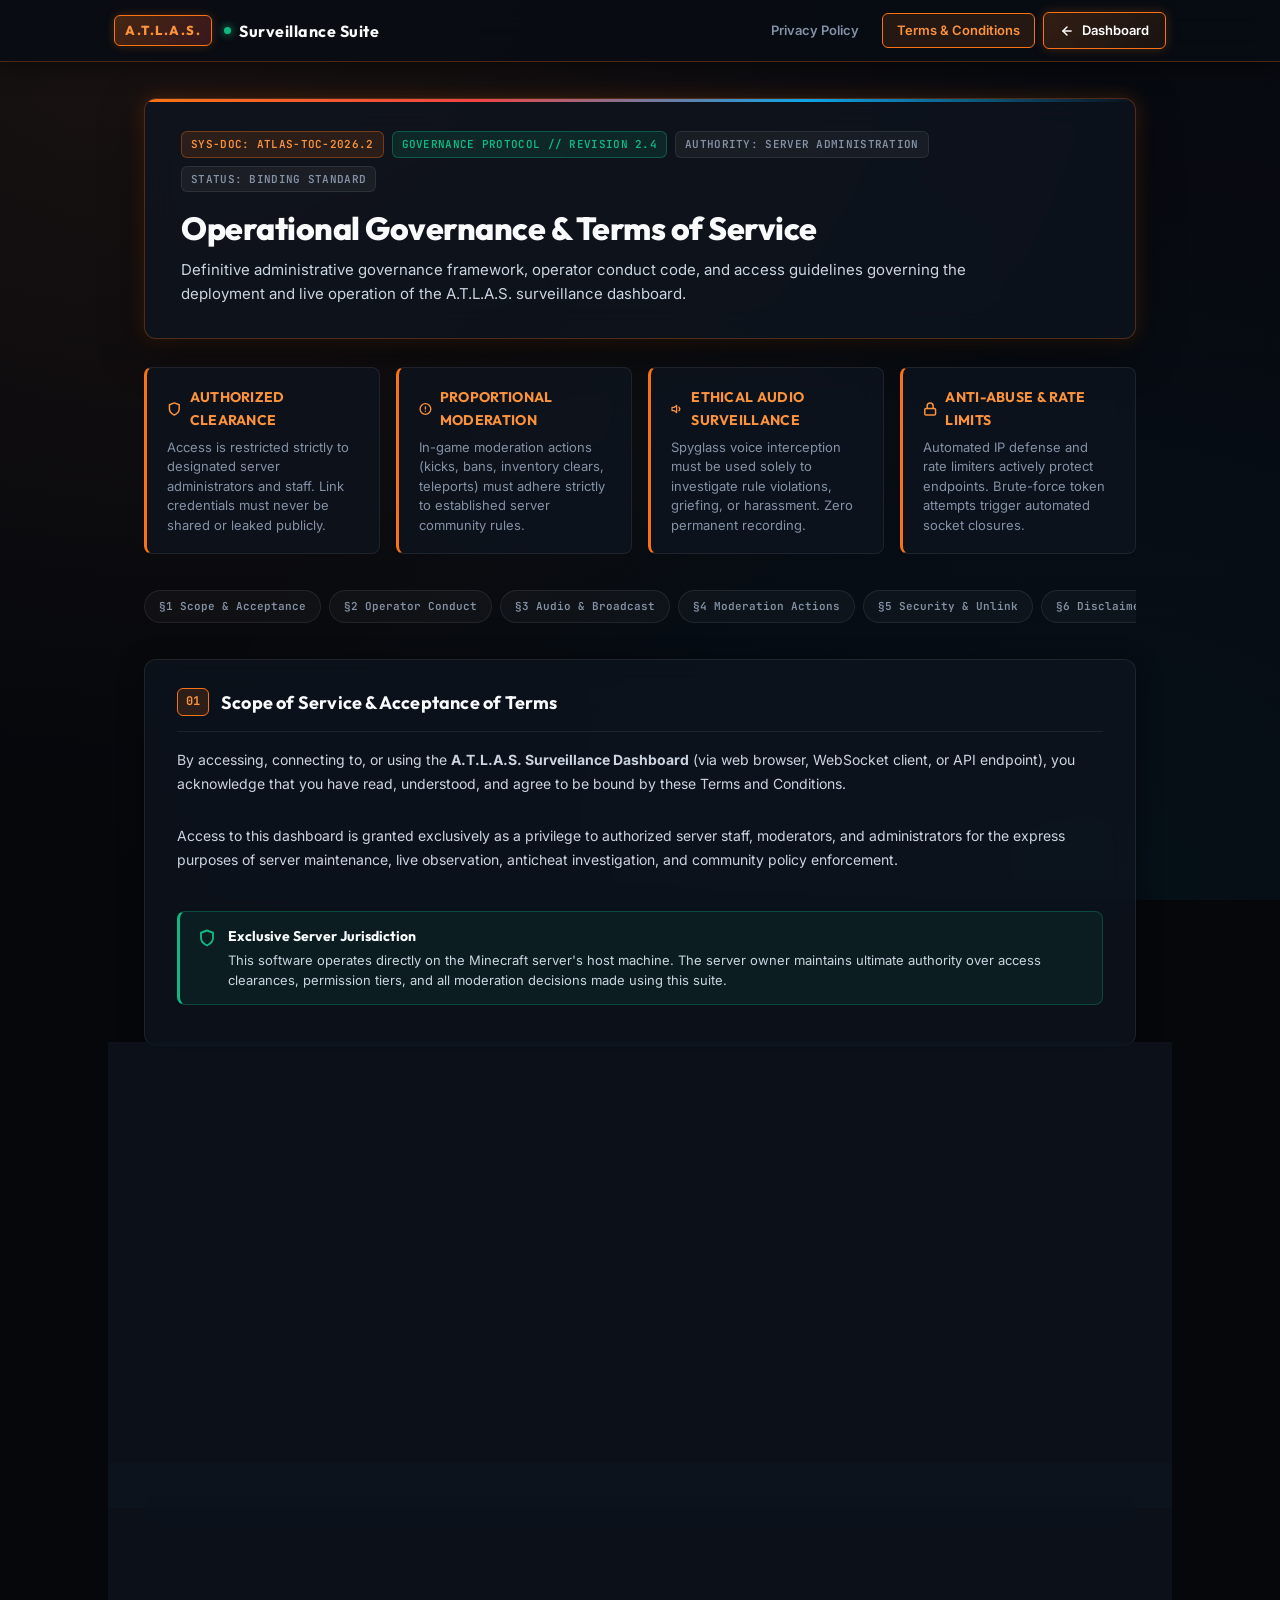
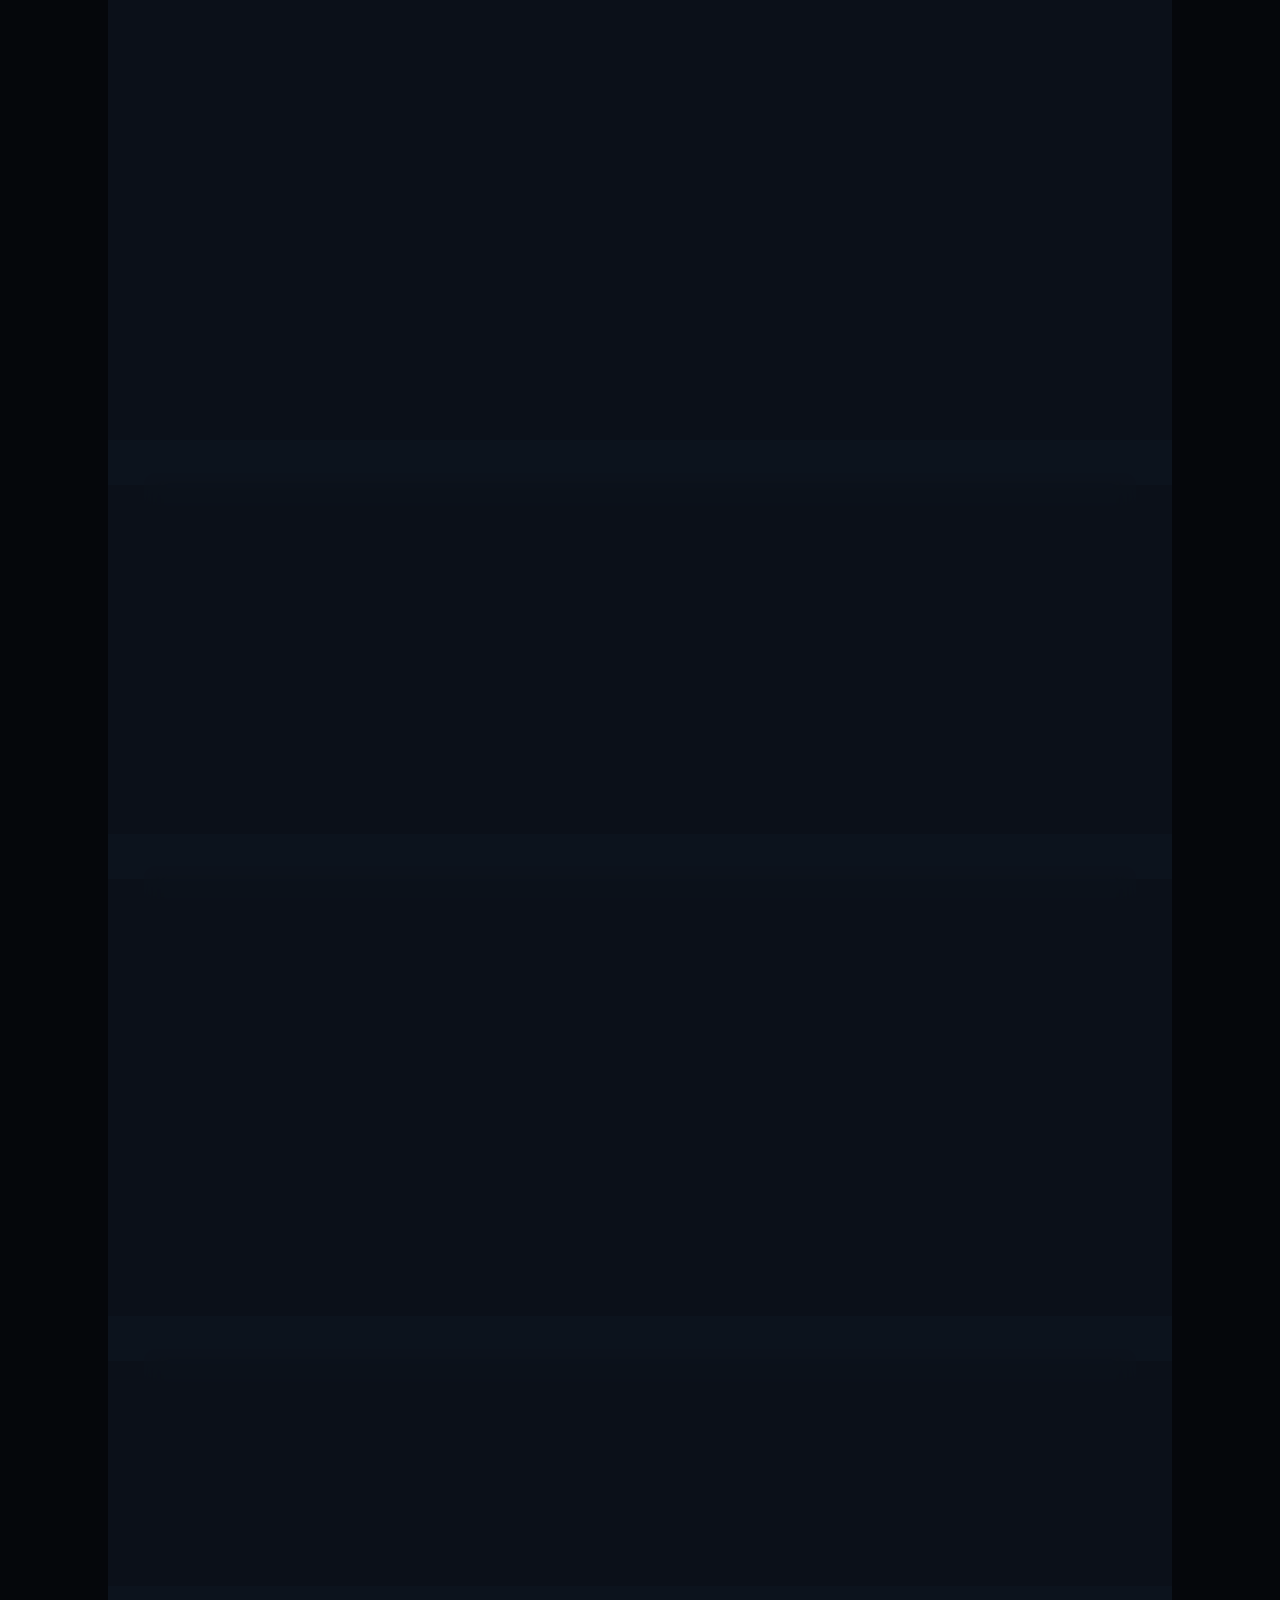
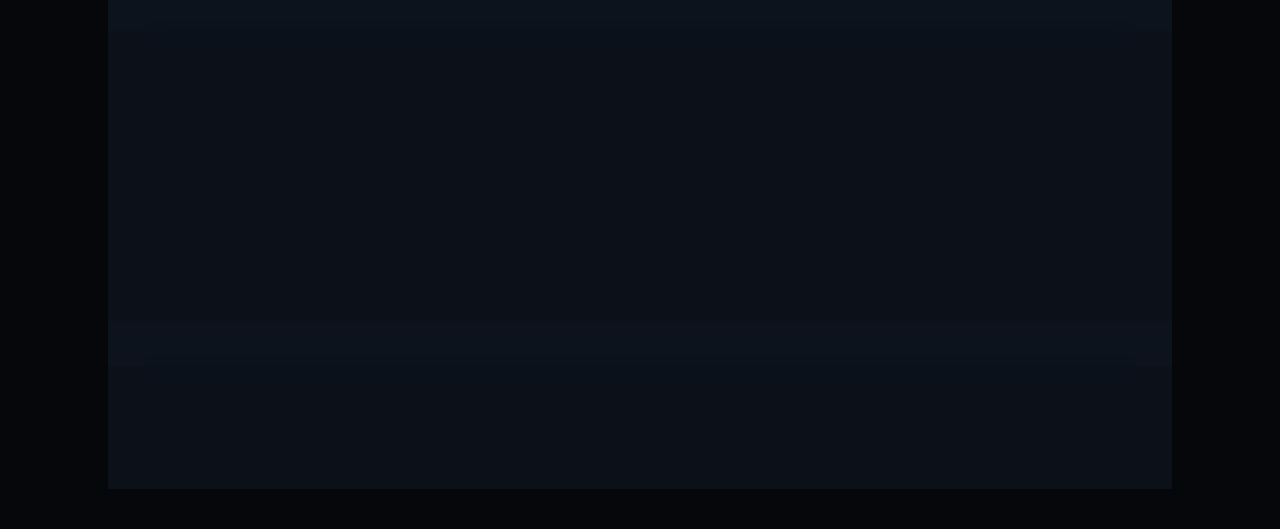
<file: src/main/resources/web/terms.html>
<!DOCTYPE html>
<html lang="en">
<head>
    <meta charset="UTF-8">
    <meta name="viewport" content="width=device-width, initial-scale=1.0">
    <title>Terms & Conditions — A.T.L.A.S. Surveillance Suite</title>
    <link rel="icon" type="image/x-icon" href="/favicon.ico">
    <link rel="preconnect" href="https://fonts.googleapis.com">
    <link rel="preconnect" href="https://fonts.gstatic.com" crossorigin>
    <link href="https://fonts.googleapis.com/css2?family=Inter:wght@300;400;500;600;700&family=JetBrains+Mono:wght@400;500;600;700&family=Outfit:wght@500;600;700;800&display=swap" rel="stylesheet">
    <style>
        :root {
            --bg-deep: #05070b;
            --bg-surface: #0a0e17;
            --bg-card: rgba(14, 20, 31, 0.75);
            --bg-card-hover: rgba(19, 27, 43, 0.85);
            --border-primary: rgba(249, 115, 22, 0.28);
            --border-subtle: rgba(255, 255, 255, 0.08);
            --border-glow: rgba(249, 115, 22, 0.45);
            --orange-primary: #f97316;
            --orange-light: #fb923c;
            --orange-glow: rgba(249, 115, 22, 0.25);
            --cyan-accent: #0ea5e9;
            --cyan-glow: rgba(14, 165, 233, 0.2);
            --emerald-accent: #10b981;
            --rose-accent: #f43f5e;
            --text-heading: #f8fafc;
            --text-body: #cbd5e1;
            --text-muted: #8492a6;
            --radius-lg: 12px;
            --radius-md: 8px;
            --radius-sm: 6px;
        }

        * {
            box-sizing: border-box;
            margin: 0;
            padding: 0;
        }

        html {
            scroll-behavior: smooth;
        }

        body {
            background-color: var(--bg-deep);
            background-image: 
                radial-gradient(ellipse at 15% 0%, rgba(249, 115, 22, 0.08) 0%, transparent 60%),
                radial-gradient(ellipse at 85% 100%, rgba(14, 165, 233, 0.06) 0%, transparent 60%),
                linear-gradient(180deg, rgba(10, 14, 23, 0.5) 0%, rgba(5, 7, 11, 0.95) 100%);
            background-attachment: fixed;
            color: var(--text-body);
            font-family: 'Inter', -apple-system, BlinkMacSystemFont, "Segoe UI", Roboto, sans-serif;
            line-height: 1.65;
            padding-bottom: 80px;
            min-height: 100vh;
        }

        /* Top Navigation Header */
        .header-nav {
            position: sticky;
            top: 0;
            z-index: 1000;
            background: rgba(8, 12, 19, 0.85);
            backdrop-filter: blur(16px);
            -webkit-backdrop-filter: blur(16px);
            border-bottom: 1px solid var(--border-primary);
            box-shadow: 0 4px 24px rgba(0, 0, 0, 0.5);
        }

        .nav-inner {
            max-width: 1100px;
            margin: 0 auto;
            padding: 12px 24px;
            display: flex;
            align-items: center;
            justify-content: space-between;
            gap: 16px;
            flex-wrap: wrap;
        }

        .brand-group {
            display: flex;
            align-items: center;
            gap: 12px;
            text-decoration: none;
        }

        .brand-badge {
            font-family: 'Outfit', sans-serif;
            font-size: 13px;
            font-weight: 800;
            letter-spacing: 1.5px;
            padding: 4px 10px;
            background: linear-gradient(135deg, rgba(249, 115, 22, 0.25), rgba(239, 68, 68, 0.2));
            color: var(--orange-light);
            border: 1px solid var(--orange-primary);
            border-radius: var(--radius-sm);
            box-shadow: 0 0 10px var(--orange-glow);
        }

        .brand-title {
            font-family: 'Outfit', sans-serif;
            font-size: 16px;
            font-weight: 700;
            color: var(--text-heading);
            letter-spacing: 0.5px;
            display: flex;
            align-items: center;
            gap: 8px;
        }

        .status-dot {
            width: 7px;
            height: 7px;
            border-radius: 50%;
            background: var(--emerald-accent);
            box-shadow: 0 0 8px var(--emerald-accent);
            animation: pulse-dot 2.5s infinite;
        }

        @keyframes pulse-dot {
            0%, 100% { opacity: 1; transform: scale(1); }
            50% { opacity: 0.4; transform: scale(0.85); }
        }

        .nav-links {
            display: flex;
            align-items: center;
            gap: 8px;
        }

        .nav-pill {
            display: inline-flex;
            align-items: center;
            gap: 6px;
            font-size: 13px;
            font-weight: 600;
            padding: 6px 14px;
            border-radius: var(--radius-sm);
            color: var(--text-muted);
            text-decoration: none;
            border: 1px solid transparent;
            transition: all 0.2s ease;
        }

        .nav-pill:hover {
            color: var(--text-heading);
            background: rgba(255, 255, 255, 0.04);
            border-color: var(--border-subtle);
        }

        .nav-pill.active {
            color: var(--orange-light);
            background: rgba(249, 115, 22, 0.12);
            border-color: var(--orange-primary);
        }

        .btn-dash {
            display: inline-flex;
            align-items: center;
            gap: 8px;
            font-family: 'Inter', sans-serif;
            font-size: 13px;
            font-weight: 600;
            padding: 7px 16px;
            border-radius: var(--radius-sm);
            background: linear-gradient(135deg, rgba(249, 115, 22, 0.18), rgba(249, 115, 22, 0.08));
            color: #ffffff;
            border: 1px solid var(--orange-primary);
            text-decoration: none;
            cursor: pointer;
            transition: all 0.2s ease;
            box-shadow: 0 0 12px var(--orange-glow);
        }

        .btn-dash:hover {
            background: var(--orange-primary);
            color: #05070b;
            transform: translateY(-1px);
            box-shadow: 0 4px 18px rgba(249, 115, 22, 0.45);
        }

        /* Container Layout */
        .main-container {
            max-width: 1040px;
            margin: 36px auto 0;
            padding: 0 24px;
            display: flex;
            flex-direction: column;
            gap: 28px;
        }

        /* Hero Document Header */
        .hero-card {
            background: var(--bg-card);
            backdrop-filter: blur(16px);
            border: 1px solid var(--border-primary);
            border-radius: var(--radius-lg);
            padding: 32px 36px;
            box-shadow: 0 12px 40px rgba(0, 0, 0, 0.6), 0 0 20px var(--orange-glow);
            position: relative;
            overflow: hidden;
        }

        .hero-card::before {
            content: "";
            position: absolute;
            top: 0;
            left: 0;
            right: 0;
            height: 3px;
            background: linear-gradient(90deg, var(--orange-primary), #ef4444, var(--cyan-accent), transparent);
        }

        .meta-strip {
            display: flex;
            align-items: center;
            gap: 8px;
            flex-wrap: wrap;
            margin-bottom: 16px;
        }

        .meta-badge {
            font-family: 'JetBrains Mono', monospace;
            font-size: 11px;
            font-weight: 600;
            padding: 3px 9px;
            border-radius: var(--radius-sm);
            background: rgba(255, 255, 255, 0.05);
            color: var(--text-muted);
            border: 1px solid var(--border-subtle);
            letter-spacing: 0.3px;
        }

        .meta-badge.highlight {
            background: rgba(249, 115, 22, 0.12);
            color: var(--orange-light);
            border-color: rgba(249, 115, 22, 0.35);
        }

        .meta-badge.security {
            background: rgba(16, 185, 129, 0.12);
            color: var(--emerald-accent);
            border-color: rgba(16, 185, 129, 0.35);
        }

        .hero-title {
            font-family: 'Outfit', sans-serif;
            font-size: 32px;
            font-weight: 800;
            color: var(--text-heading);
            letter-spacing: -0.5px;
            margin-bottom: 10px;
            line-height: 1.25;
        }

        .hero-desc {
            font-size: 15px;
            color: var(--text-body);
            max-width: 860px;
            line-height: 1.6;
        }

        /* Pillars Summary Strip */
        .pillars-grid {
            display: grid;
            grid-template-columns: repeat(auto-fit, minmax(230px, 1fr));
            gap: 16px;
        }

        .pillar-card {
            background: var(--bg-card);
            backdrop-filter: blur(12px);
            border: 1px solid var(--border-subtle);
            border-left: 3px solid var(--orange-primary);
            border-radius: var(--radius-md);
            padding: 18px 20px;
            display: flex;
            flex-direction: column;
            gap: 6px;
            transition: all 0.25s ease;
        }

        .pillar-card:hover {
            border-color: var(--border-primary);
            background: var(--bg-card-hover);
            transform: translateY(-2px);
            box-shadow: 0 6px 20px rgba(0, 0, 0, 0.4), 0 0 12px var(--orange-glow);
        }

        .pillar-header {
            display: flex;
            align-items: center;
            gap: 8px;
            color: var(--orange-light);
            font-family: 'Outfit', sans-serif;
            font-size: 14px;
            font-weight: 700;
            letter-spacing: 0.3px;
            text-transform: uppercase;
        }

        .pillar-desc {
            font-size: 13px;
            color: var(--text-muted);
            line-height: 1.5;
        }

        /* Quick-Jump Section Navigator */
        .quick-nav {
            display: flex;
            align-items: center;
            gap: 8px;
            overflow-x: auto;
            padding: 8px 0;
            scrollbar-width: none;
        }

        .quick-nav::-webkit-scrollbar {
            display: none;
        }

        .quick-nav-pill {
            white-space: nowrap;
            font-family: 'JetBrains Mono', monospace;
            font-size: 11px;
            font-weight: 600;
            padding: 6px 14px;
            border-radius: 20px;
            background: rgba(255, 255, 255, 0.03);
            color: var(--text-muted);
            border: 1px solid var(--border-subtle);
            text-decoration: none;
            transition: all 0.2s ease;
        }

        .quick-nav-pill:hover {
            color: var(--text-heading);
            background: rgba(249, 115, 22, 0.1);
            border-color: var(--orange-primary);
        }

        /* Content Sections */
        .content-card {
            background: var(--bg-card);
            backdrop-filter: blur(12px);
            border: 1px solid var(--border-subtle);
            border-radius: var(--radius-lg);
            padding: 28px 32px;
            box-shadow: 0 4px 24px rgba(0, 0, 0, 0.4);
            display: flex;
            flex-direction: column;
            gap: 16px;
            transition: border-color 0.2s ease;
        }

        .content-card:hover {
            border-color: rgba(249, 115, 22, 0.22);
        }

        .card-header-bar {
            display: flex;
            align-items: center;
            gap: 12px;
            padding-bottom: 14px;
            border-bottom: 1px solid var(--border-subtle);
        }

        .section-num {
            font-family: 'JetBrains Mono', monospace;
            font-size: 12px;
            font-weight: 700;
            padding: 3px 8px;
            border-radius: var(--radius-sm);
            background: rgba(249, 115, 22, 0.15);
            color: var(--orange-light);
            border: 1px solid var(--orange-primary);
        }

        .section-title {
            font-family: 'Outfit', sans-serif;
            font-size: 18px;
            font-weight: 700;
            color: var(--text-heading);
            letter-spacing: 0.2px;
        }

        .prose p {
            font-size: 14px;
            color: var(--text-body);
            line-height: 1.7;
            margin-bottom: 12px;
        }

        .prose p:last-child {
            margin-bottom: 0;
        }

        .prose ul {
            padding-left: 20px;
            margin: 10px 0 14px;
            display: flex;
            flex-direction: column;
            gap: 8px;
        }

        .prose li {
            font-size: 13.5px;
            color: var(--text-body);
            line-height: 1.6;
        }

        .prose li strong {
            color: var(--text-heading);
        }

        /* Callout Box */
        .callout {
            background: rgba(14, 165, 233, 0.08);
            border: 1px solid rgba(14, 165, 233, 0.25);
            border-left: 3px solid var(--cyan-accent);
            border-radius: var(--radius-md);
            padding: 14px 18px;
            margin: 12px 0;
            display: flex;
            gap: 12px;
            align-items: flex-start;
        }

        .callout.warning {
            background: rgba(249, 115, 22, 0.08);
            border-color: rgba(249, 115, 22, 0.28);
            border-left-color: var(--orange-primary);
        }

        .callout.security {
            background: rgba(16, 185, 129, 0.08);
            border-color: rgba(16, 185, 129, 0.28);
            border-left-color: var(--emerald-accent);
        }

        .callout.danger {
            background: rgba(244, 63, 94, 0.08);
            border-color: rgba(244, 63, 94, 0.28);
            border-left-color: var(--rose-accent);
        }

        .callout-icon {
            flex-shrink: 0;
            margin-top: 2px;
        }

        .callout-body {
            font-size: 13px;
            color: var(--text-body);
            line-height: 1.55;
        }

        .callout-title {
            font-family: 'Outfit', sans-serif;
            font-size: 14px;
            font-weight: 700;
            color: var(--text-heading);
            margin-bottom: 2px;
        }

        .code-tag {
            font-family: 'JetBrains Mono', monospace;
            font-size: 11px;
            color: var(--orange-light);
            background: rgba(249, 115, 22, 0.1);
            padding: 2px 7px;
            border-radius: var(--radius-sm);
            border: 1px solid rgba(249, 115, 22, 0.25);
            display: inline-block;
        }

        .code-tag.cmd {
            color: var(--cyan-accent);
            background: rgba(14, 165, 233, 0.1);
            border-color: rgba(14, 165, 233, 0.25);
        }

        /* FAQ Accordion */
        .faq-grid {
            display: flex;
            flex-direction: column;
            gap: 12px;
        }

        .faq-item {
            background: rgba(10, 14, 23, 0.6);
            border: 1px solid var(--border-subtle);
            border-radius: var(--radius-md);
            overflow: hidden;
            transition: all 0.2s ease;
        }

        .faq-item:hover {
            border-color: var(--border-primary);
        }

        .faq-question {
            padding: 14px 18px;
            font-family: 'Outfit', sans-serif;
            font-size: 15px;
            font-weight: 700;
            color: var(--text-heading);
            cursor: pointer;
            display: flex;
            align-items: center;
            justify-content: space-between;
            gap: 12px;
            user-select: none;
        }

        .faq-arrow {
            transition: transform 0.2s ease;
            color: var(--orange-primary);
        }

        .faq-item.open .faq-arrow {
            transform: rotate(180deg);
        }

        .faq-answer {
            padding: 0 18px 16px;
            font-size: 13.5px;
            color: var(--text-body);
            line-height: 1.6;
            display: none;
        }

        .faq-item.open .faq-answer {
            display: block;
        }

        /* Footer */
        .footer-card {
            background: var(--bg-card);
            backdrop-filter: blur(12px);
            border: 1px solid var(--border-primary);
            border-radius: var(--radius-lg);
            padding: 24px 32px;
            display: flex;
            align-items: center;
            justify-content: space-between;
            flex-wrap: wrap;
            gap: 20px;
            box-shadow: 0 4px 24px rgba(0, 0, 0, 0.5);
        }

        .footer-meta {
            display: flex;
            flex-direction: column;
            gap: 4px;
        }

        .footer-title {
            font-family: 'Outfit', sans-serif;
            font-size: 14px;
            font-weight: 700;
            color: var(--text-heading);
        }

        .footer-sub {
            font-family: 'JetBrains Mono', monospace;
            font-size: 11px;
            color: var(--text-muted);
        }

        @media (max-width: 768px) {
            .hero-card { padding: 24px 20px; }
            .hero-title { font-size: 24px; }
            .content-card { padding: 20px 18px; }
            .nav-inner { padding: 12px 16px; }
            .main-container { padding: 0 16px; }
        }
    </style>
</head>
<body>

    <!-- Tactical Top Bar -->
    <nav class="header-nav">
        <div class="nav-inner">
            <a href="/" class="brand-group" id="brand-link">
                <span class="brand-badge">A.T.L.A.S.</span>
                <span class="brand-title">
                    <span class="status-dot"></span>
                    Surveillance Suite
                </span>
            </a>
            <div class="nav-links">
                <a href="/privacy.html" class="nav-pill" id="privacy-link">Privacy Policy</a>
                <a href="/terms.html" class="nav-pill active">Terms & Conditions</a>
                <a href="/" class="btn-dash" id="dash-btn">
                    <svg width="14" height="14" viewBox="0 0 24 24" fill="none" stroke="currentColor" stroke-width="2.5" stroke-linecap="round" stroke-linejoin="round">
                        <line x1="19" y1="12" x2="5" y2="12"></line>
                        <polyline points="12 19 5 12 12 5"></polyline>
                    </svg>
                    Dashboard
                </a>
            </div>
        </div>
    </nav>

    <!-- Main Container -->
    <main class="main-container">

        <!-- Hero Document Header -->
        <header class="hero-card">
            <div class="meta-strip">
                <span class="meta-badge highlight">SYS-DOC: ATLAS-TOC-2026.2</span>
                <span class="meta-badge security">GOVERNANCE PROTOCOL // REVISION 2.4</span>
                <span class="meta-badge">AUTHORITY: SERVER ADMINISTRATION</span>
                <span class="meta-badge">STATUS: BINDING STANDARD</span>
            </div>
            <h1 class="hero-title">Operational Governance & Terms of Service</h1>
            <p class="hero-desc">
                Definitive administrative governance framework, operator conduct code, and access guidelines governing the deployment and live operation of the A.T.L.A.S. surveillance dashboard.
            </p>
        </header>

        <!-- Core Operational Pillars -->
        <section class="pillars-grid">
            <div class="pillar-card">
                <div class="pillar-header">
                    <svg width="16" height="16" viewBox="0 0 24 24" fill="none" stroke="currentColor" stroke-width="2.5" stroke-linecap="round" stroke-linejoin="round">
                        <path d="M12 22s8-4 8-10V5l-8-3-8 3v7c0 6 8 10 8 10z"></path>
                    </svg>
                    Authorized Clearance
                </div>
                <p class="pillar-desc">
                    Access is restricted strictly to designated server administrators and staff. Link credentials must never be shared or leaked publicly.
                </p>
            </div>

            <div class="pillar-card">
                <div class="pillar-header">
                    <svg width="16" height="16" viewBox="0 0 24 24" fill="none" stroke="currentColor" stroke-width="2.5" stroke-linecap="round" stroke-linejoin="round">
                        <circle cx="12" cy="12" r="10"></circle>
                        <line x1="12" y1="8" x2="12" y2="12"></line>
                        <line x1="12" y1="16" x2="12.01" y2="16"></line>
                    </svg>
                    Proportional Moderation
                </div>
                <p class="pillar-desc">
                    In-game moderation actions (kicks, bans, inventory clears, teleports) must adhere strictly to established server community rules.
                </p>
            </div>

            <div class="pillar-card">
                <div class="pillar-header">
                    <svg width="16" height="16" viewBox="0 0 24 24" fill="none" stroke="currentColor" stroke-width="2.5" stroke-linecap="round" stroke-linejoin="round">
                        <polygon points="11 5 6 9 2 9 2 15 6 15 11 19 11 5"></polygon>
                        <path d="M15.54 8.46a5 5 0 0 1 0 7.07"></path>
                    </svg>
                    Ethical Audio Surveillance
                </div>
                <p class="pillar-desc">
                    Spyglass voice interception must be used solely to investigate rule violations, griefing, or harassment. Zero permanent recording.
                </p>
            </div>

            <div class="pillar-card">
                <div class="pillar-header">
                    <svg width="16" height="16" viewBox="0 0 24 24" fill="none" stroke="currentColor" stroke-width="2.5" stroke-linecap="round" stroke-linejoin="round">
                        <rect x="3" y="11" width="18" height="11" rx="2" ry="2"></rect>
                        <path d="M7 11V7a5 5 0 0 1 10 0v4"></path>
                    </svg>
                    Anti-Abuse & Rate Limits
                </div>
                <p class="pillar-desc">
                    Automated IP defense and rate limiters actively protect endpoints. Brute-force token attempts trigger automated socket closures.
                </p>
            </div>
        </section>

        <!-- Quick Jump Bar -->
        <nav class="quick-nav">
            <a href="#sec-scope" class="quick-nav-pill">§1 Scope & Acceptance</a>
            <a href="#sec-conduct" class="quick-nav-pill">§2 Operator Conduct</a>
            <a href="#sec-voice" class="quick-nav-pill">§3 Audio & Broadcast</a>
            <a href="#sec-moderation" class="quick-nav-pill">§4 Moderation Actions</a>
            <a href="#sec-security" class="quick-nav-pill">§5 Security & Unlink</a>
            <a href="#sec-disclaimers" class="quick-nav-pill">§6 Disclaimers & Uptime</a>
            <a href="#sec-faq" class="quick-nav-pill">§7 FAQ</a>
        </nav>

        <!-- Section 1: Scope & Acceptance -->
        <section class="content-card prose" id="sec-scope">
            <div class="card-header-bar">
                <span class="section-num">01</span>
                <h2 class="section-title">Scope of Service & Acceptance of Terms</h2>
            </div>
            <p>
                By accessing, connecting to, or using the <strong>A.T.L.A.S. Surveillance Dashboard</strong> (via web browser, WebSocket client, or API endpoint), you acknowledge that you have read, understood, and agree to be bound by these Terms and Conditions.
            </p>
            <p>
                Access to this dashboard is granted exclusively as a privilege to authorized server staff, moderators, and administrators for the express purposes of server maintenance, live observation, anticheat investigation, and community policy enforcement.
            </p>
            <div class="callout security">
                <div class="callout-icon">
                    <svg width="18" height="18" viewBox="0 0 24 24" fill="none" stroke="#10b981" stroke-width="2.5" stroke-linecap="round" stroke-linejoin="round">
                        <path d="M12 22s8-4 8-10V5l-8-3-8 3v7c0 6 8 10 8 10z"></path>
                    </svg>
                </div>
                <div class="callout-body">
                    <div class="callout-title">Exclusive Server Jurisdiction</div>
                    This software operates directly on the Minecraft server's host machine. The server owner maintains ultimate authority over access clearances, permission tiers, and all moderation decisions made using this suite.
                </div>
            </div>
        </section>

        <!-- Section 2: Authorized Operator Conduct -->
        <section class="content-card prose" id="sec-conduct">
            <div class="card-header-bar">
                <span class="section-num">02</span>
                <h2 class="section-title">Authorized Operator Conduct & Credential Hygiene</h2>
            </div>
            <p>
                Every operator granted access to this surveillance instance must abide by the following standards:
            </p>
            <ul>
                <li><strong>Token Confidentiality:</strong> Generated access URLs contain high-entropy session tokens. Operators must treat these links as sensitive credentials and never post or leak them in public chats, streams, or Discord channels.</li>
                <li><strong>No In-Game Abuse:</strong> Using live player radar coordinates, inventory telemetry, or block activity for unfair in-game advantages (e.g., raiding without cause, stream sniping, metagaming in survival or factions) is strictly prohibited.</li>
                <li><strong>Audit Accountability:</strong> All remote command executions, moderation dispatches, and queued offline player actions are logged with the initiating operator's identity.</li>
                <li><strong>Immediate Revocation:</strong> If an operator suspects a dashboard link has been exposed, they must run <span class="code-tag cmd">/atlas unlink</span> immediately to invalidate the instance.</li>
            </ul>
        </section>

        <!-- Section 3: Audio Surveillance & Broadcast Standards -->
        <section class="content-card prose" id="sec-voice">
            <div class="card-header-bar">
                <span class="section-num">03</span>
                <h2 class="section-title">Voice Telemetry & Live Audio Broadcasting Standards</h2>
            </div>
            <p>
                The integrated voice subsystem provides live proximity surveillance and administrative two-way voice transmission via Simple Voice Chat integration. Operators agree to the following terms:
            </p>
            <ul>
                <li><strong>Investigative Purpose Only:</strong> The Spyglass Audio Monitor is intended to verify reported toxicity, harassment, hate speech, or illicit collusion. It must not be used to intrude upon private player areas without cause.</li>
                <li><strong>No Secondary Audio Recording:</strong> Operators must not use third-party desktop audio capturing software to record or publish players' private voice chat without their informed consent.</li>
                <li><strong>Broadcast Decorum:</strong> When using the dashboard microphone for server-wide broadcasts or direct player communications, operators must maintain professional decorum and adhere to community guidelines.</li>
                <li><strong>Zero Retention Policy:</strong> A.T.L.A.S. processes voice frames solely in volatile memory. Operators must not attempt to alter the daemon to create permanent acoustic recordings.</li>
            </ul>

            <div class="callout warning">
                <div class="callout-icon">
                    <svg width="18" height="18" viewBox="0 0 24 24" fill="none" stroke="#f97316" stroke-width="2.5" stroke-linecap="round" stroke-linejoin="round">
                        <circle cx="12" cy="12" r="10"></circle>
                        <line x1="12" y1="8" x2="12" y2="12"></line>
                        <line x1="12" y1="16" x2="12.01" y2="16"></line>
                    </svg>
                </div>
                <div class="callout-body">
                    <div class="callout-title">Voice Transmission Notice</div>
                    Broadcast audio streams are transmitted directly to all connected players with Simple Voice Chat. Ensure your microphone is muted when not actively issuing administrative announcements.
                </div>
            </div>
        </section>

        <!-- Section 4: Remote Moderation & Queue Execution -->
        <section class="content-card prose" id="sec-moderation">
            <div class="card-header-bar">
                <span class="section-num">04</span>
                <h2 class="section-title">Remote Moderation Actions & Ledger Execution</h2>
            </div>
            <p>
                A.T.L.A.S. empowers operators to execute live in-game actions directly from the web interface, including kicking, banning, clearing inventories, and issuing console commands:
            </p>
            <ul>
                <li><strong>Proportional Enforcement:</strong> Penalties applied must be proportionate to the verified infraction. False or malicious penalties will result in immediate revocation of staff clearance.</li>
                <li><strong>Offline Action Queue:</strong> Actions targeted against offline players are stored in a persistent local ledger (<span class="code-tag">pending_actions.json</span>) and executed atomically when the target player reconnects.</li>
                <li><strong>Irreversibility of Destructive Actions:</strong> Inventory clears and player data wipes are permanent. Operators must verify player identities before executing destructive commands.</li>
            </ul>
        </section>

        <!-- Section 5: System Security, Anti-Abuse & Unlink Mandate -->
        <section class="content-card prose" id="sec-security">
            <div class="card-header-bar">
                <span class="section-num">05</span>
                <h2 class="section-title">System Security, Rate Limiting & The /atlas unlink Mandate</h2>
            </div>
            <p>
                To maintain the integrity and stability of the server, the following technical restrictions are enforced:
            </p>
            <ul>
                <li><strong>No Exploitation:</strong> Users shall not reverse engineer, tamper with WebSocket payloads, or attempt to bypass session validation filters.</li>
                <li><strong>Automated IP Rate Defense:</strong> Excessive requests, failed handshake flooding, or brute-force attempts will trigger automated rate limiting and connection drops.</li>
                <li><strong>The Unlink Mandate:</strong> To close an active dashboard instance, operators can execute <span class="code-tag cmd">/atlas unlink</span> (or <span class="code-tag cmd">/atlas close</span>). This revokes all link tokens, clears session cookies, and immediately terminates all open WebSocket connections.</li>
            </ul>

            <div class="callout danger">
                <div class="callout-icon">
                    <svg width="18" height="18" viewBox="0 0 24 24" fill="none" stroke="#f43f5e" stroke-width="2.5" stroke-linecap="round" stroke-linejoin="round">
                        <polygon points="7.86 2 16.14 2 22 7.86 22 16.14 16.14 22 7.86 22 2 16.14 2 7.86 7.86 2"></polygon>
                        <line x1="12" y1="8" x2="12" y2="12"></line>
                        <line x1="12" y1="16" x2="12.01" y2="16"></line>
                    </svg>
                </div>
                <div class="callout-body">
                    <div class="callout-title">Security Violation Consequences</div>
                    Unauthorized attempts to probe internal WebSocket endpoints or flood tile renderers will result in immediate IP banning from the Minecraft server and web interface.
                </div>
            </div>
        </section>

        <!-- Section 6: Disclaimers & Uptime -->
        <section class="content-card prose" id="sec-disclaimers">
            <div class="card-header-bar">
                <span class="section-num">06</span>
                <h2 class="section-title">Disclaimers, Warranty & Uptime Limitations</h2>
            </div>
            <p>
                A.T.L.A.S. is provided as an administrative aid "as is" and "as available". The authors and server management make no warranty that dashboard feeds, map tile renderings, or voice streams will be uninterrupted, error-free, or compatible with all network topologies.
            </p>
            <p>
                In the event of server restarts, network disconnects, or daemon reloads, active WebSockets will temporarily close and reconnect once the server daemon resumes.
            </p>
        </section>

        <!-- Section 7: FAQ & Operator Guidelines -->
        <section class="content-card prose" id="sec-faq">
            <div class="card-header-bar">
                <span class="section-num">07</span>
                <h2 class="section-title">Frequently Asked Questions for Operators</h2>
            </div>
            <div class="faq-grid">
                <div class="faq-item">
                    <div class="faq-question">
                        Who is permitted to receive a dashboard link?
                        <svg class="faq-arrow" width="16" height="16" viewBox="0 0 24 24" fill="none" stroke="currentColor" stroke-width="2.5" stroke-linecap="round" stroke-linejoin="round"><polyline points="6 9 12 15 18 9"></polyline></svg>
                    </div>
                    <div class="faq-answer">
                        Only individuals with verified administrative clearance (<span class="code-tag">atlas.admin</span> permission or server console access). Links must never be shared with regular players or non-staff members.
                    </div>
                </div>

                <div class="faq-item">
                    <div class="faq-question">
                        What happens if an admin runs /atlas unlink?
                        <svg class="faq-arrow" width="16" height="16" viewBox="0 0 24 24" fill="none" stroke="currentColor" stroke-width="2.5" stroke-linecap="round" stroke-linejoin="round"><polyline points="6 9 12 15 18 9"></polyline></svg>
                    </div>
                    <div class="faq-answer">
                        Executing <span class="code-tag cmd">/atlas unlink</span> immediately invalidates all active link tokens, wipes all session registry records, and disconnects all connected WebSocket browsers with a security termination notice.
                    </div>
                </div>

                <div class="faq-item">
                    <div class="faq-question">
                        Can players request data removal or audit logs?
                        <svg class="faq-arrow" width="16" height="16" viewBox="0 0 24 24" fill="none" stroke="currentColor" stroke-width="2.5" stroke-linecap="round" stroke-linejoin="round"><polyline points="6 9 12 15 18 9"></polyline></svg>
                    </div>
                    <div class="faq-answer">
                        Yes. In accordance with community standards and our Privacy Policy, players can contact server leadership through official channels to request information regarding any offline cached records stored on the server disk.
                    </div>
                </div>
            </div>
        </section>

        <!-- Document Footer -->
        <footer class="footer-card">
            <div class="footer-meta">
                <div class="footer-title">A.T.L.A.S. — Admin Tool for Live Area Surveillance</div>
                <div class="footer-sub">REVISION 2.4 // GOVERNANCE STANDARD // ENCRYPTED WEBSOCKET PIPELINE</div>
            </div>
            <a href="/" class="btn-dash" id="footer-dash-btn">
                <svg width="14" height="14" viewBox="0 0 24 24" fill="none" stroke="currentColor" stroke-width="2.5" stroke-linecap="round" stroke-linejoin="round">
                    <line x1="19" y1="12" x2="5" y2="12"></line>
                    <polyline points="12 19 5 12 12 5"></polyline>
                </svg>
                Return to Dashboard
            </a>
        </footer>

    </main>

    <script>
        // Preserve access token across navigation if present in URL
        const params = new URLSearchParams(window.location.search);
        const token = params.get("token");
        if (token) {
            const query = `?token=${encodeURIComponent(token)}`;
            ["dash-btn", "footer-dash-btn", "brand-link"].forEach(id => {
                const el = document.getElementById(id);
                if (el) el.href = `/${query}`;
            });
            const privacyLink = document.getElementById("privacy-link");
            if (privacyLink) privacyLink.href = `/privacy.html${query}`;
        }

        // Interactive FAQ Accordions
        document.querySelectorAll(".faq-question").forEach(q => {
            q.addEventListener("click", () => {
                const item = q.closest(".faq-item");
                item.classList.toggle("open");
            });
        });
    </script>
</body>
</html>
</file>
